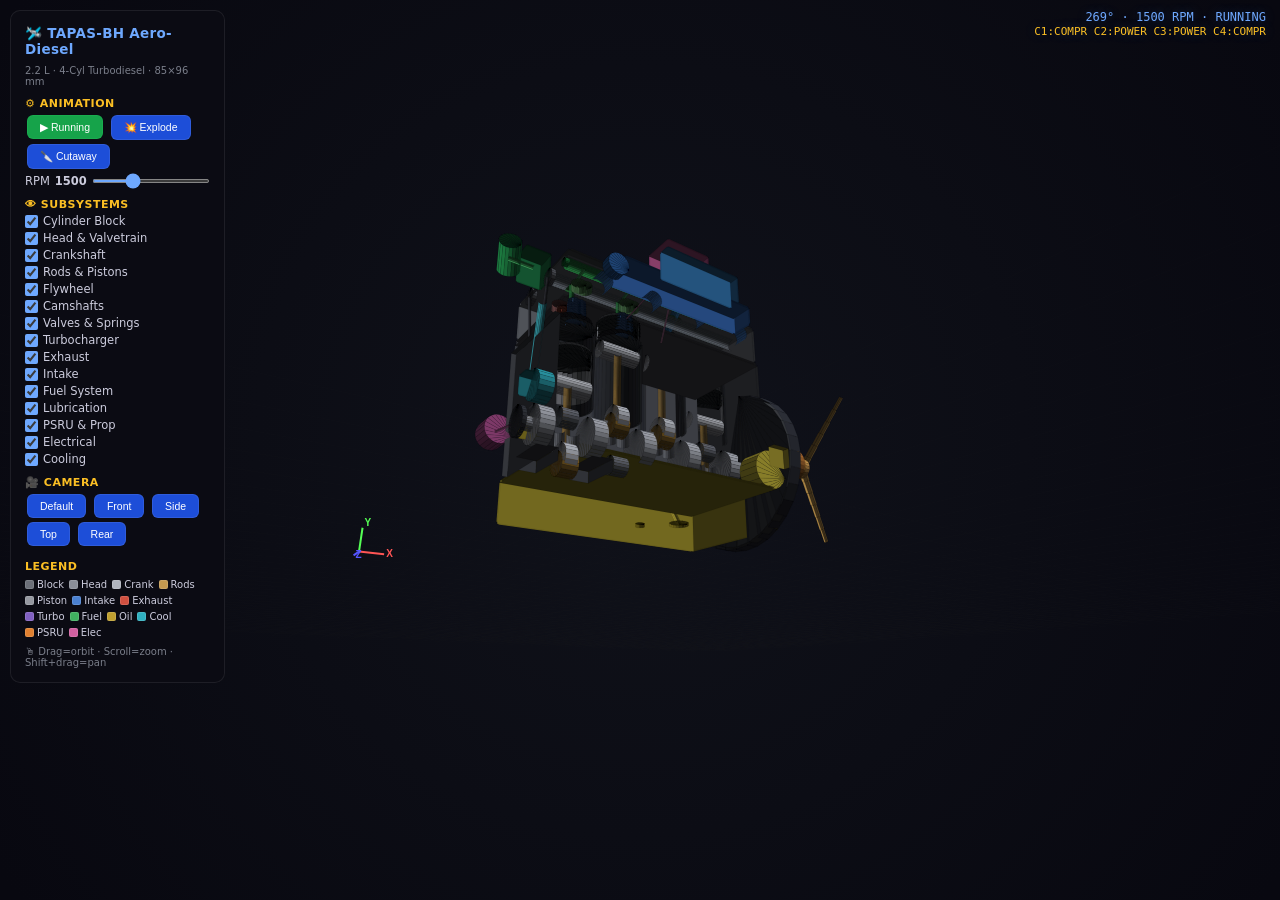
<file: engine_3d_model.html>
<!DOCTYPE html>
<html>
<head>
<meta charset="utf-8">
<style>
  *{margin:0;padding:0;box-sizing:border-box}
  body{background:#080810;overflow:hidden;font-family:'Segoe UI',system-ui,sans-serif}
  canvas{display:block;cursor:grab}
  canvas:active{cursor:grabbing}
  .panel{position:absolute;background:rgba(12,12,20,0.92);border-radius:10px;padding:14px;color:#ccd;font-size:11.5px;z-index:10;border:1px solid rgba(255,255,255,0.08);backdrop-filter:blur(8px)}
  .panel h3{color:#6ea8fe;margin-bottom:8px;font-size:13.5px;letter-spacing:.3px}
  .st{color:#fbbf24;font-weight:600;margin-top:10px;margin-bottom:3px;font-size:11px;text-transform:uppercase;letter-spacing:.5px}
  .dim{color:#7a7e8a;font-size:10px}
  label{display:flex;align-items:center;gap:5px;margin:3px 0;cursor:pointer;transition:color .15s}
  label:hover{color:#fff}
  input[type=range]{width:100%;margin:4px 0;accent-color:#6ea8fe;height:4px}
  input[type=checkbox]{accent-color:#6ea8fe;width:13px;height:13px;border-radius:3px}
  .btn{background:#1d4ed8;color:#fff;border:none;padding:5px 12px;border-radius:6px;cursor:pointer;margin:2px;font-size:10.5px;transition:all .15s;border:1px solid rgba(255,255,255,0.08)}
  .btn:hover{background:#2563eb;transform:translateY(-1px)}
  .btn.on{background:#16a34a;border-color:#22c55e44}
  .legend{display:flex;flex-wrap:wrap;gap:5px;margin-top:6px}
  .leg{display:flex;align-items:center;gap:3px;font-size:10px}
  .lc{width:9px;height:9px;border-radius:2px;border:1px solid rgba(255,255,255,0.12)}
  #hud{position:absolute;top:10px;right:14px;color:#6ea8fe;font:12px 'Cascadia Code',monospace;z-index:10;text-align:right;text-shadow:0 0 12px rgba(96,165,250,.3)}
  #hover{position:absolute;bottom:14px;right:14px;color:#fbbf24;font:11.5px 'Segoe UI',system-ui,sans-serif;z-index:10;max-width:420px;text-align:right;text-shadow:0 0 8px rgba(251,191,36,.2)}
</style>
</head>
<body>
<canvas id="c"></canvas>
<div id="hud"></div>
<div id="hover"></div>

<div class="panel" style="top:10px;left:10px;width:215px;max-height:96vh;overflow-y:auto">
  <h3>🛩️ TAPAS-BH Aero-Diesel</h3>
  <div class="dim">2.2 L · 4-Cyl Turbodiesel · 85×96 mm</div>

  <div class="st">⚙️ Animation</div>
  <button class="btn on" id="bPlay" onclick="togglePlay()">▶ Running</button>
  <button class="btn" id="bExp" onclick="toggleExplode()">💥 Explode</button>
  <button class="btn" id="bCut" onclick="toggleCutaway()">🔪 Cutaway</button>
  <label>RPM <b id="rV">1500</b>
    <input type="range" id="rS" min="300" max="4000" value="1500" step="50" oninput="rpm=+this.value;rV.textContent=this.value">
  </label>

  <div class="st">👁 Subsystems</div>
  <label><input type="checkbox" checked onchange="V.block=this.checked"> Cylinder Block</label>
  <label><input type="checkbox" checked onchange="V.head=this.checked"> Head & Valvetrain</label>
  <label><input type="checkbox" checked onchange="V.crank=this.checked"> Crankshaft</label>
  <label><input type="checkbox" checked onchange="V.rods=this.checked"> Rods & Pistons</label>
  <label><input type="checkbox" checked onchange="V.fly=this.checked"> Flywheel</label>
  <label><input type="checkbox" checked onchange="V.cam=this.checked"> Camshafts</label>
  <label><input type="checkbox" checked onchange="V.vlv=this.checked"> Valves & Springs</label>
  <label><input type="checkbox" checked onchange="V.turbo=this.checked"> Turbocharger</label>
  <label><input type="checkbox" checked onchange="V.exh=this.checked"> Exhaust</label>
  <label><input type="checkbox" checked onchange="V.intk=this.checked"> Intake</label>
  <label><input type="checkbox" checked onchange="V.fuel=this.checked"> Fuel System</label>
  <label><input type="checkbox" checked onchange="V.oil=this.checked"> Lubrication</label>
  <label><input type="checkbox" checked onchange="V.psru=this.checked"> PSRU & Prop</label>
  <label><input type="checkbox" checked onchange="V.elec=this.checked"> Electrical</label>
  <label><input type="checkbox" checked onchange="V.cool=this.checked"> Cooling</label>

  <div class="st">🎥 Camera</div>
  <button class="btn" onclick="camTo(.6,-.35,5.5)">Default</button>
  <button class="btn" onclick="camTo(0,-.2,5)">Front</button>
  <button class="btn" onclick="camTo(Math.PI/2,-.2,5)">Side</button>
  <button class="btn" onclick="camTo(0,-1.3,5)">Top</button>
  <button class="btn" onclick="camTo(Math.PI,-.2,5)">Rear</button>

  <div class="st" style="margin-top:12px">Legend</div>
  <div class="legend">
    <span class="leg"><span class="lc" style="background:#6b6f78"></span>Block</span>
    <span class="leg"><span class="lc" style="background:#8a8e98"></span>Head</span>
    <span class="leg"><span class="lc" style="background:#b0b4be"></span>Crank</span>
    <span class="leg"><span class="lc" style="background:#c49a50"></span>Rods</span>
    <span class="leg"><span class="lc" style="background:#9598a0"></span>Piston</span>
    <span class="leg"><span class="lc" style="background:#4a80d0"></span>Intake</span>
    <span class="leg"><span class="lc" style="background:#d05040"></span>Exhaust</span>
    <span class="leg"><span class="lc" style="background:#8060c0"></span>Turbo</span>
    <span class="leg"><span class="lc" style="background:#40b060"></span>Fuel</span>
    <span class="leg"><span class="lc" style="background:#c0a030"></span>Oil</span>
    <span class="leg"><span class="lc" style="background:#30b0c0"></span>Cool</span>
    <span class="leg"><span class="lc" style="background:#e08030"></span>PSRU</span>
    <span class="leg"><span class="lc" style="background:#d060a0"></span>Elec</span>
  </div>
  <div class="dim" style="margin-top:8px">🖱 Drag=orbit · Scroll=zoom · Shift+drag=pan</div>
</div>

<script>
// ═══════════════════════════════════════════
//  MINI 3-D RENDERING ENGINE (Canvas 2-D)
//  — backface culling, Phong shading, depth sort
// ═══════════════════════════════════════════
const C=document.getElementById('c'), X=C.getContext('2d');
let W,H; function resize(){W=C.width=innerWidth;H=C.height=innerHeight} resize(); addEventListener('resize',resize);

// camera state
let cYaw=.6, cPit=-.35, cDist=5.5, panX=0, panY=0;
let playing=true, exploded=false, cutaway=false, rpm=1500, cAngle=0;
const V={block:1,head:1,crank:1,rods:1,fly:1,cam:1,vlv:1,turbo:1,exh:1,intk:1,fuel:1,oil:1,psru:1,elec:1,cool:1};

function togglePlay(){playing=!playing;const b=bPlay;b.textContent=playing?'▶ Running':'⏸ Paused';b.className=playing?'btn on':'btn'}
function toggleExplode(){exploded=!exploded;bExp.className=exploded?'btn on':'btn'}
function toggleCutaway(){cutaway=!cutaway;bCut.className=cutaway?'btn on':'btn'}
function camTo(y,p,d){cYaw=y;cPit=p;cDist=d}

// mouse
let drag=0,mx0,my0,sh=0;
C.onmousedown=e=>{drag=1;mx0=e.clientX;my0=e.clientY;sh=e.shiftKey};
C.onmousemove=e=>{if(drag){const dx=e.clientX-mx0,dy=e.clientY-my0;if(e.shiftKey||sh){panX+=dx*.004;panY-=dy*.004}else{cYaw+=dx*.004;cPit=Math.max(-1.5,Math.min(1.5,cPit+dy*.004))}mx0=e.clientX;my0=e.clientY}};
C.onmouseup=C.onmouseleave=()=>drag=0;
C.onwheel=e=>{cDist=Math.max(1.5,Math.min(14,cDist+e.deltaY*.002));e.preventDefault()};

// ─── vector math ───
const v3=(x,y,z)=>[x,y,z];
const vAdd=(a,b)=>[a[0]+b[0],a[1]+b[1],a[2]+b[2]];
const vSub=(a,b)=>[a[0]-b[0],a[1]-b[1],a[2]-b[2]];
const vMul=(v,s)=>[v[0]*s,v[1]*s,v[2]*s];
const vDot=(a,b)=>a[0]*b[0]+a[1]*b[1]+a[2]*b[2];
const vCross=(a,b)=>[a[1]*b[2]-a[2]*b[1],a[2]*b[0]-a[0]*b[2],a[0]*b[1]-a[1]*b[0]];
const vLen=v=>Math.sqrt(vDot(v,v));
const vNorm=v=>{const l=vLen(v);return l>1e-8?vMul(v,1/l):v};
const rY=(v,a)=>{const c=Math.cos(a),s=Math.sin(a);return[v[0]*c+v[2]*s,v[1],-v[0]*s+v[2]*c]};
const rX=(v,a)=>{const c=Math.cos(a),s=Math.sin(a);return[v[0],v[1]*c-v[2]*s,v[1]*s+v[2]*c]};

// project world → screen
function proj(p){
  let v=v3(p[0]-panX,p[1]-panY,p[2]);
  v=rY(v,-cYaw); v=rX(v,-cPit); v[2]+=cDist;
  if(v[2]<.05)return null;
  const f=650; return{x:W/2+v[0]*f/v[2], y:H/2-v[1]*f/v[2], z:v[2]};
}

// light direction
const lightDir=vNorm([.35,.7,-.55]);
const lightDir2=vNorm([-.4,.2,.6]); // fill

// color helpers
function parseCol(hex){return[parseInt(hex.slice(1,3),16),parseInt(hex.slice(3,5),16),parseInt(hex.slice(5,7),16)]}
function phong(baseHex, normal, spec){
  const [br,bg,bb]=parseCol(baseHex);
  const n=vNorm(normal);
  // ambient
  const amb=.22;
  // diffuse (key + fill)
  const dKey=Math.max(0,vDot(n,lightDir));
  const dFill=Math.max(0,vDot(n,lightDir2))*.25;
  const diff=dKey+dFill;
  // specular (Blinn-Phong)
  const viewDir=vNorm([0,0,-1]);
  const halfV=vNorm(vAdd(lightDir,vMul(viewDir,-1)));
  const sp=Math.pow(Math.max(0,vDot(n,halfV)),spec||30)*.45;
  const r=Math.min(255,Math.floor(br*(amb+diff*.75)+sp*200));
  const g=Math.min(255,Math.floor(bg*(amb+diff*.75)+sp*200));
  const b=Math.min(255,Math.floor(bb*(amb+diff*.75)+sp*190));
  return`rgb(${r},${g},${b})`;
}

// ─── face buffer ───
let faces=[];
function addFace(verts, baseColor, label, specular, noBackCull){
  const pts=verts.map(proj);
  if(pts.some(p=>!p))return;
  // face normal for backface culling
  const e1=vSub(verts[1],verts[0]), e2=vSub(verts[2],verts[0]);
  const wn=vCross(e1,e2);
  // view-space normal for culling
  let vsn=rY(wn,-cYaw); vsn=rX(vsn,-cPit);
  if(!noBackCull && vsn[2]>0) return; // backface
  // cutaway
  if(cutaway){const cx=(verts[0][2]+verts[1][2]+verts[2][2])/(verts.length>3?verts.length:3);if(cx>0.08)return}
  const color=phong(baseColor,wn,specular||30);
  const depth=pts.reduce((s,p)=>s+p.z,0)/pts.length;
  faces.push({pts,color,depth,label});
}

// ─── primitive builders ───
const S=1/220; // mm → world units
const SEG_HI=28, SEG_MED=20, SEG_LO=14;

function cylinder(cx,cy,cz, r, h, seg, col, label, axis, spec){
  // axis: 'y'(default),'x','z'
  const segs=seg||SEG_HI;
  const sp=spec||35;
  for(let i=0;i<segs;i++){
    const a0=i/segs*Math.PI*2, a1=(i+1)/segs*Math.PI*2;
    let p=[]; // 4 corners of side quad
    if(!axis||axis==='y'){
      p=[[cx+Math.cos(a0)*r,cy,cz+Math.sin(a0)*r],
         [cx+Math.cos(a1)*r,cy,cz+Math.sin(a1)*r],
         [cx+Math.cos(a1)*r,cy+h,cz+Math.sin(a1)*r],
         [cx+Math.cos(a0)*r,cy+h,cz+Math.sin(a0)*r]];
    }else if(axis==='x'){
      p=[[cx,cy+Math.cos(a0)*r,cz+Math.sin(a0)*r],
         [cx,cy+Math.cos(a1)*r,cz+Math.sin(a1)*r],
         [cx+h,cy+Math.cos(a1)*r,cz+Math.sin(a1)*r],
         [cx+h,cy+Math.cos(a0)*r,cz+Math.sin(a0)*r]];
    }else{
      p=[[cx+Math.cos(a0)*r,cy+Math.sin(a0)*r,cz],
         [cx+Math.cos(a1)*r,cy+Math.sin(a1)*r,cz],
         [cx+Math.cos(a1)*r,cy+Math.sin(a1)*r,cz+h],
         [cx+Math.cos(a0)*r,cy+Math.sin(a0)*r,cz+h]];
    }
    addFace(p,col,label,sp);
  }
  // caps
  const topV=[],botV=[];
  for(let i=0;i<segs;i++){
    const a=i/segs*Math.PI*2;
    if(!axis||axis==='y'){
      topV.push([cx+Math.cos(a)*r,cy+h,cz+Math.sin(a)*r]);
      botV.unshift([cx+Math.cos(a)*r,cy,cz+Math.sin(a)*r]);
    }else if(axis==='x'){
      topV.push([cx+h,cy+Math.cos(a)*r,cz+Math.sin(a)*r]);
      botV.unshift([cx,cy+Math.cos(a)*r,cz+Math.sin(a)*r]);
    }else{
      topV.push([cx+Math.cos(a)*r,cy+Math.sin(a)*r,cz+h]);
      botV.unshift([cx+Math.cos(a)*r,cy+Math.sin(a)*r,cz]);
    }
  }
  // split cap into triangles for correct sorting
  const tc=topV[0],bc=botV[0];
  for(let i=1;i<topV.length-1;i++) addFace([tc,topV[i],topV[i+1]],col,label,sp);
  for(let i=1;i<botV.length-1;i++) addFace([bc,botV[i],botV[i+1]],col,label,sp);
}

function tube(p1,p2,radius,seg,col,label,spec){
  const segs=seg||SEG_MED;
  const d=vSub(p2,p1), len=vLen(d);
  if(len<.001)return;
  const dn=vNorm(d);
  let up=[0,1,0]; if(Math.abs(vDot(dn,up))>.99)up=[1,0,0];
  const rt=vNorm(vCross(dn,up)), u2=vNorm(vCross(rt,dn));
  for(let i=0;i<segs;i++){
    const a0=i/segs*Math.PI*2, a1=(i+1)/segs*Math.PI*2;
    const r0=vAdd(vMul(rt,Math.cos(a0)*radius),vMul(u2,Math.sin(a0)*radius));
    const r1=vAdd(vMul(rt,Math.cos(a1)*radius),vMul(u2,Math.sin(a1)*radius));
    addFace([vAdd(p1,r0),vAdd(p1,r1),vAdd(p2,r1),vAdd(p2,r0)],col,label,spec||30);
  }
}

function box(cx,cy,cz,w,h,d,col,label,spec){
  const hw=w/2,hh=h/2,hd=d/2;
  const fs=[
    [[cx-hw,cy+hh,cz-hd],[cx+hw,cy+hh,cz-hd],[cx+hw,cy+hh,cz+hd],[cx-hw,cy+hh,cz+hd]], // top
    [[cx-hw,cy-hh,cz+hd],[cx+hw,cy-hh,cz+hd],[cx+hw,cy-hh,cz-hd],[cx-hw,cy-hh,cz-hd]], // bot
    [[cx-hw,cy-hh,cz+hd],[cx-hw,cy+hh,cz+hd],[cx+hw,cy+hh,cz+hd],[cx+hw,cy-hh,cz+hd]], // front
    [[cx+hw,cy-hh,cz-hd],[cx+hw,cy+hh,cz-hd],[cx-hw,cy+hh,cz-hd],[cx-hw,cy-hh,cz-hd]], // back
    [[cx-hw,cy-hh,cz-hd],[cx-hw,cy+hh,cz-hd],[cx-hw,cy+hh,cz+hd],[cx-hw,cy-hh,cz+hd]], // left
    [[cx+hw,cy-hh,cz+hd],[cx+hw,cy+hh,cz+hd],[cx+hw,cy+hh,cz-hd],[cx+hw,cy-hh,cz-hd]], // right
  ];
  fs.forEach(f=>addFace(f,col,label,spec||20));
}

// rounded box (box with cylindrical edges on the long axis)
function roundBox(cx,cy,cz,w,h,d,rr,col,label,spec){
  // simplified: just a box + edge cylinders for visual rounding
  box(cx,cy,cz,w-rr*2,h,d,col,label,spec);
  box(cx,cy,cz,w,h-rr*2,d,col,label,spec);
  box(cx,cy,cz,w,h,d-rr*2,col,label,spec);
}

// ═══════════════════════════════════════════
//  ENGINE CONSTANTS  (from reference)
// ═══════════════════════════════════════════
const BORE=85*S, STR=96*S, CR=STR/2, RL=160*S;
const BP=104*S, BL=440*S, BW=200*S, DH=247*S;
const LH=155*S, LOD=93*S, PH=85*S;
const MJD=72*S, CPD=54*S, HDW=190*S, HDH=80*S, FWD=310*S;
const cylX=[-1.5,-0.5,0.5,1.5].map(i=>i*BP);
const cOff=[0,Math.PI,Math.PI,0]; // flat-plane inline-4

// ═══════════════════════════════════════════
//  BUILD ENGINE GEOMETRY EACH FRAME
// ═══════════════════════════════════════════
function build(){
  faces.length=0;
  const eF=exploded?1:0;

  // block base-line
  const bBot=-MJD/2-20*S, bTop=DH-CR+3*S;

  // ── CYLINDER BLOCK ──
  if(V.block){
    // main block casting — cast iron grey
    roundBox(0,(bBot+bTop)/2,0, BL,bTop-bBot,BW, 6*S,'#5c5f68','Cylinder Block · 440×200 mm · Deck H ≈ 247 mm',18);
    // liners
    for(let i=0;i<4;i++){
      cylinder(cylX[i],bTop-LH+eF*.12,0, LOD/2,LH, SEG_HI,'#484c55',`Wet Liner #${i+1} · OD 93 mm · ID 85 mm · H 155 mm`,'y',22);
      cylinder(cylX[i],bTop-LH+eF*.12,0, BORE/2,LH, SEG_HI,'#35383f',`Bore #${i+1} · Ø 85 mm`,'y',15);
    }
    // main bearing caps (5)
    for(let i=0;i<5;i++){
      const cx=-2*BP+i*BP;
      box(cx,-MJD/2-22*S-eF*.25,0, 38*S,22*S,MJD*1.15,'#4a4d55',`Main Cap #${i+1} · Ø 72 mm journal`,20);
    }
    // front cover
    box(-BL/2-6*S,(bBot+bTop)/2-.1,0, 10*S,bTop-bBot-.08,BW*.88,'#50535b','Front Cover · crank seal · timing chain',18);
  }

  // ── CRANKSHAFT ──
  if(V.crank){
    const cc='#b0b4be';
    // main journals (cylinders along X)
    for(let i=0;i<5;i++){
      const jx=-2*BP+i*BP;
      cylinder(jx-14*S,0,0, MJD/2,28*S, SEG_HI,cc,`Main Journal #${i+1} · Ø 72 mm`,'x',50);
    }
    for(let i=0;i<4;i++){
      const ph=cOff[i]+cAngle;
      const py=Math.sin(ph)*CR, pz=Math.cos(ph)*CR;
      // crank pin
      cylinder(cylX[i]-12*S,py-CPD/2*.01,pz, CPD/2,24*S, SEG_MED,'#c0c4ce',`Crank Pin #${i+1} · Ø 54 mm`,'x',55);
      // webs
      tube([cylX[i]-14*S,0,0],[cylX[i]-14*S,py,pz], 11*S,SEG_MED,'#8a8e98',`Crank Web #${i+1}`,40);
      tube([cylX[i]+14*S,0,0],[cylX[i]+14*S,py,pz], 11*S,SEG_MED,'#8a8e98',`Crank Web #${i+1}`,40);
      // counterweights
      const cwy=-Math.sin(ph)*CR*.72, cwz=-Math.cos(ph)*CR*.72;
      cylinder(cylX[i]-16*S,cwy-8*S,cwz, 18*S,32*S, SEG_MED,'#70747e','Counterweight','x',30);
    }
    // front nose
    cylinder(-BL/2-18*S-eF*.15,0,0, 13*S,36*S, SEG_MED,'#a0a4ae','Crank Nose · pulley/damper','x',45);
    // pulley
    cylinder(-BL/2-30*S-eF*.18,0,0, 28*S,8*S, SEG_HI,'#3a3d45','Damper Pulley','x',25);
  }

  // ── CON RODS & PISTONS ──
  if(V.rods){
    for(let i=0;i<4;i++){
      const ph=cOff[i]+cAngle;
      const pinY=Math.sin(ph)*CR, pinZ=Math.cos(ph)*CR;
      const pisY=CR*Math.sin(ph)+Math.sqrt(RL*RL-CR*CR*Math.cos(ph)*Math.cos(ph));
      // con rod I-beam
      tube([cylX[i],pinY+eF*(-.08),pinZ],[cylX[i],pisY-PH/2+18*S+eF*.12,0],
        7*S,SEG_MED,'#c49a50',`Con Rod #${i+1} · Big Ø 45 mm · Small Ø 33.8 mm · L ≈ 160 mm`,40);
      // big-end cap
      cylinder(cylX[i]-16*S,pinY-12*S+eF*(-.12),pinZ, 22*S,32*S, SEG_MED,'#a07830',`Rod Cap #${i+1} · 76 mm · 2×M8`,'x',35);
      // piston
      cylinder(cylX[i],pisY-PH/2+eF*.16,0, BORE/2-1.5*S,PH, SEG_HI,'#9598a0',`Piston #${i+1} · Ø 85 mm · H 85 mm`,'y',45);
      // piston crown (slightly darker top)
      cylinder(cylX[i],pisY+PH/2-3*S+eF*.16,0, BORE/2-2*S,3*S, SEG_HI,'#85888f','Piston Crown','y',40);
      // piston pin
      cylinder(cylX[i]-41*S,pisY-PH/2+18*S+eF*.18,0, 33.8*S/2,82*S, SEG_MED,'#c0c3cb',`Gudgeon Pin #${i+1} · Ø 33.8 mm × 82 mm`,'x',55);
      // rings (3 per piston)
      for(let r=0;r<3;r++){
        const ry=pisY+PH/2-(r+1)*9*S+eF*.18;
        cylinder(cylX[i],ry,0, BORE/2+.5*S,3.8*S, SEG_HI,'#303338',`Ring ${r+1}/3 · OD 85 · t 4.3 mm`,'y',60);
      }
    }
  }

  // ── FLYWHEEL ──
  if(V.fly){
    const fx=BL/2+12*S+eF*.35;
    cylinder(fx,0,0, FWD/2,22*S, SEG_HI,'#404348','Flywheel · OD ≈ 310 mm','x',25);
    cylinder(fx-2*S,0,0, FWD/2+5*S,26*S, 32,'#333640','Ring Gear · starter mesh','x',30);
    // hub
    cylinder(fx+1*S,0,0, 30*S,18*S, SEG_MED,'#50535b','Flywheel Hub · 6×M10 bolts','x',35);
  }

  // ── CYLINDER HEAD ──
  if(V.head){
    const hb=bTop+eF*.3;
    // head gasket
    box(0,hb+1*S,0, BL,2.5*S,HDW,'#70737b','Head Gasket · MLS',15);
    // head casting
    roundBox(0,hb+HDH/2+3*S,0, BL,HDH,HDW, 5*S,'#7a7e88','Cylinder Head · 440×190 mm · DOHC',22);
    // combustion chambers (dark recesses)
    for(let i=0;i<4;i++){
      cylinder(cylX[i],hb+2*S,0, BORE/2-2*S,12*S, SEG_HI,'#2a2d34','Combustion Chamber','y',10);
    }
    // rocker cover
    roundBox(0,hb+HDH+18*S+eF*.12,0, BL*.93,30*S,HDW*.82, 4*S,'#55585f','Rocker Cover',18);
    // oil filler cap
    cylinder(BL*.25,hb+HDH+34*S+eF*.13,0, 12*S,10*S, SEG_MED,'#444750','Oil Filler Cap','y',20);
  }

  // ── CAMSHAFTS ──
  if(V.cam){
    const hb=bTop+eF*.3;
    const camY=hb+HDH-12*S+eF*.08;
    const camA=cAngle/2; // half crank speed
    // intake cam (front/near side)
    tube([-BL/2+8*S,camY,-38*S],[BL/2-8*S,camY,-38*S], 12*S,SEG_MED,'#78808a','Intake Camshaft · Ø 25 mm · ½ crank speed',40);
    // exhaust cam
    tube([-BL/2+8*S,camY,38*S],[BL/2-8*S,camY,38*S], 12*S,SEG_MED,'#78808a','Exhaust Camshaft · Ø 25 mm · ½ crank speed',40);
    // cam lobes
    for(let i=0;i<4;i++){
      const lp=cOff[i]/2+camA;
      const intLift=Math.max(0,Math.sin(lp))*5*S;
      const exhLift=Math.max(0,Math.sin(lp+Math.PI*.4))*5*S;
      // intake lobes (2 per cyl)
      for(let v=-1;v<=1;v+=2){
        cylinder(cylX[i]+v*6*S,camY-7*S+intLift,-38*S, 14*S,14*S, SEG_MED,'#5a8a5a',`Intake Lobe · Cyl ${i+1} · base Ø 30 mm`,'y',25);
      }
      for(let v=-1;v<=1;v+=2){
        cylinder(cylX[i]+v*6*S,camY-7*S+exhLift,38*S, 14*S,14*S, SEG_MED,'#8a5a5a',`Exhaust Lobe · Cyl ${i+1}`,'y',25);
      }
    }
    // timing chain + sprockets
    const chX=-BL/2-4*S-eF*.1;
    tube([chX,0,0],[chX,camY,-38*S], 2.5*S,8,'#4a4d55','Timing Chain · crank → intake',20);
    tube([chX,0,0],[chX,camY,38*S], 2.5*S,8,'#4a4d55','Timing Chain · crank → exhaust',20);
    tube([chX,camY,-38*S],[chX,camY,38*S], 2.5*S,8,'#4a4d55','Timing Chain · cam-to-cam',20);
    cylinder(chX,camY,-38*S, 16*S,8*S, SEG_MED,'#60636b','Intake Cam Sprocket','x',30);
    cylinder(chX,camY,38*S, 16*S,8*S, SEG_MED,'#60636b','Exhaust Cam Sprocket','x',30);
    cylinder(chX,0,0, 10*S,8*S, SEG_MED,'#60636b','Crank Sprocket','x',30);
  }

  // ── VALVES & SPRINGS ──
  if(V.vlv){
    const hb=bTop+eF*.3;
    const vBase=hb+8*S;
    for(let i=0;i<4;i++){
      const lp=cOff[i]/2+cAngle/2;
      // 2 intake valves
      for(let v=0;v<2;v++){
        const lift=Math.max(0,Math.sin(lp))*8*S;
        const vx=cylX[i]+(v-0.5)*12*S, vz=-22*S;
        // stem
        tube([vx,vBase-lift,vz],[vx,vBase+48*S,vz], 3*S,10,'#5580b8',`Intake Valve ${i*2+v+1} · Ø 29 mm · stem 6 mm`,50);
        // head disc
        cylinder(vx,vBase-lift-2*S,vz, 14.5*S,2.5*S, SEG_MED,'#4a70a8','Intake Valve Head','y',45);
        // spring
        for(let s=0;s<6;s++){
          const sy=vBase+12*S+s*(36*S-lift)/6;
          const sa=s*Math.PI*.7;
          cylinder(vx,sy,vz, 13*S-s*.3*S,5*S, 8,'#4068a0','Valve Spring · OD 28 mm','y',20);
        }
      }
      // 2 exhaust valves
      for(let v=0;v<2;v++){
        const lift=Math.max(0,Math.sin(lp+Math.PI*.4))*8*S;
        const vx=cylX[i]+(v-0.5)*12*S, vz=22*S;
        tube([vx,vBase-lift,vz],[vx,vBase+48*S,vz], 3*S,10,'#b05848',`Exhaust Valve ${i*2+v+1} · Ø 25 mm · stem 6 mm`,50);
        cylinder(vx,vBase-lift-2*S,vz, 12.5*S,2.5*S, SEG_MED,'#a04838','Exhaust Valve Head','y',45);
        for(let s=0;s<6;s++){
          const sy=vBase+12*S+s*(36*S-lift)/6;
          cylinder(vx,sy,vz, 13*S-s*.3*S,5*S, 8,'#a05040','Valve Spring','y',20);
        }
      }
    }
  }

  // ── INTAKE MANIFOLD ──
  if(V.intk){
    const hb=bTop+eF*.3;
    const iY=hb+HDH/2, iZ=-HDW/2-28*S-eF*.45;
    // plenum
    roundBox(0,iY+12*S,iZ-18*S, BL*.65,38*S,45*S,3*S,'#3a70c0','Intake Plenum',25);
    // runners
    for(let i=0;i<4;i++){
      tube([cylX[i],iY,iZ],[cylX[i],iY,-HDW/2], 16*S,SEG_MED,'#4580d0',`Intake Runner #${i+1} · Ø 35–40 mm`,30);
    }
    // throttle body
    cylinder(-BL*.35,iY+10*S,iZ-40*S, 20*S,20*S, SEG_MED,'#3068b0','Throttle Body','z',30);
  }

  // ── EXHAUST MANIFOLD ──
  if(V.exh){
    const hb=bTop+eF*.3;
    const eY=hb+HDH/2, eZ=HDW/2+18*S+eF*.45;
    for(let i=0;i<4;i++){
      tube([cylX[i],eY,HDW/2],[cylX[i],eY,eZ+12*S], 16*S,SEG_MED,'#c04538',`Exhaust Runner #${i+1} · Ø 35–38 mm`,30);
    }
    // collector merges into a single pipe toward turbo
    tube([cylX[0],eY,eZ+12*S],[0,eY+8*S,eZ+35*S], 14*S,SEG_MED,'#b03a30','Exhaust Collector 1-2',28);
    tube([cylX[3],eY,eZ+12*S],[0,eY+8*S,eZ+35*S], 14*S,SEG_MED,'#b03a30','Exhaust Collector 3-4',28);
    // pipe to turbo
    tube([0,eY+8*S,eZ+35*S],[BL*.2,eY,eZ+55*S+eF*.2], 18*S,SEG_MED,'#a03328','Exhaust → Turbine',28);
  }

  // ── TURBOCHARGER ──
  if(V.turbo){
    const hb=bTop+eF*.3;
    const tY=hb+HDH/2, tZ=HDW/2+75*S+eF*.7, tX=BL*.2;
    // turbine scroll
    cylinder(tX,tY,tZ, 28*S,45*S, SEG_HI,'#6a50a8','Turbine Housing · Wheel Ø 40–45 mm','x',30);
    // center housing
    roundBox(tX,tY,tZ-35*S, 36*S,32*S,30*S,2*S,'#5a4890','Center Housing · bearings + VGT',28);
    // compressor scroll
    cylinder(tX,tY,tZ-65*S, 30*S,50*S, SEG_HI,'#5060b0','Compressor Housing · Wheel Ø 45–50 mm','x',32);
    // shaft (spinning indicator line)
    tube([tX,tY,tZ+22*S],[tX,tY,tZ-65*S], 3.5*S,10,'#9080c0','Turbo Shaft · Ø 8–10 mm',50);
    // VGT actuator
    box(tX+28*S,tY+18*S,tZ, 22*S,16*S,16*S,'#7050a0','VGT Actuator · 60×40×40 mm',22);
    // actuator linkage
    tube([tX+28*S,tY+10*S,tZ],[tX+5*S,tY+5*S,tZ], 2*S,6,'#8070b0','VGT Linkage',20);
    // charge-air pipe → intercooler
    if(V.intk){
      tube([tX,tY,tZ-90*S],[0,tY+25*S,-HDW/2-55*S-eF*.45], 8*S,SEG_LO,'#4090d0','Charge-Air Pipe',25);
      // intercooler
      roundBox(0,tY+25*S,-HDW/2-95*S-eF*.6, 160*S,55*S,22*S,2*S,'#3880c0','Intercooler · 400×150×60 mm',25);
    }
  }

  // ── FUEL SYSTEM ──
  if(V.fuel){
    const hb=bTop+eF*.3;
    const fY=hb+HDH+8*S+eF*.15;
    // common rail
    tube([-BL/2+28*S,fY+18*S,-45*S],[BL/2-28*S,fY+18*S,-45*S], 11*S,SEG_MED,'#30a050','Common Rail · OD 22 mm · L ≈ 375 mm',35);
    // rail end fittings
    cylinder(-BL/2+22*S,fY+18*S,-45*S, 8*S,8*S, SEG_MED,'#28904a','Pressure Sensor','x',30);
    // injectors
    for(let i=0;i<4;i++){
      tube([cylX[i],hb+5*S,0],[cylX[i],fY+12*S,0], 9.5*S/2,SEG_MED,'#40b860',`Injector #${i+1} · Ø 19 mm · L ≈ 130 mm`,40);
      // HP lines (curved tubes)
      tube([cylX[i],fY+18*S,-45*S],[cylX[i],fY+8*S,-15*S], 3*S,8,'#60d880',`HP Line #${i+1} · OD 6 mm`,30);
      tube([cylX[i],fY+8*S,-15*S],[cylX[i],fY+8*S,0], 3*S,8,'#60d880','',30);
      // injector clamp
      box(cylX[i],fY+2*S,0, 16*S,4*S,22*S,'#388a48','Injector Clamp',18);
    }
    // HP pump
    roundBox(-BL/2-28*S-eF*.25,fY-5*S,-28*S, 48*S,55*S,38*S,2*S,'#20804a','HP Pump · 120×100×150 mm · cam-driven',22);
    // fuel filter
    cylinder(-BL/2-75*S-eF*.4,fY-28*S,-28*S, 40*S/2,60*S, SEG_MED,'#28a858','Fuel Filter · Ø 80 mm × 130 mm','y',28);
    // LP line from filter to pump
    tube([-BL/2-75*S-eF*.4,fY-5*S,-28*S],[-BL/2-28*S-eF*.25,fY-5*S,-28*S], 4*S,8,'#50c070','LP Fuel Line · ID 8 mm',22);
  }

  // ── OIL PAN & LUBRICATION ──
  if(V.oil){
    const pTop=-MJD/2-28*S;
    // pan
    roundBox(0,pTop-42*S-eF*.35,0, BL,80*S,BW*1.25, 4*S,'#b0a030','Oil Pan · 440×300×120 mm · 5–6 L',18);
    // drain plug
    cylinder(0,pTop-82*S-eF*.35,0, 8*S,6*S, SEG_MED,'#908020','Drain Plug','y',25);
    // oil pickup
    tube([BL*.2,pTop-65*S-eF*.35,0],[BL*.2,pTop-20*S-eF*.35,28*S], 4.5*S,8,'#c8b840','Oil Pickup / Strainer',25);
    // strainer screen
    cylinder(BL*.2,pTop-68*S-eF*.35,0, 18*S,5*S, SEG_MED,'#a09028','Strainer Screen','y',18);
    // oil filter (side-mounted)
    cylinder(BL/2+8*S,-25*S,-BW/2-8*S-eF*.25, 38*S,45*S, SEG_MED,'#d0c040','Oil Filter · Ø 76 mm × 95 mm','z',30);
    // oil pump
    roundBox(-BL/2-3*S,-8*S,0, 28*S,28*S,36*S,2*S,'#a09028','Oil Pump · gerotor · crank-driven',20);
    // oil cooler
    box(BL/2+12*S,-5*S,-BW/2-28*S-eF*.25, 38*S,38*S,14*S,'#b8a838','Oil Cooler · 100×100×40 mm',22);
  }

  // ── PSRU & PROPELLER ──
  if(V.psru){
    const px=BL/2+55*S+eF*.55;
    // housing
    roundBox(px+35*S,18*S,0, 75*S,120*S,120*S,4*S,'#d07828','PSRU Housing · 300×300×200 mm',20);
    // input shaft
    tube([BL/2+18*S+eF*.35,0,0],[px,0,0], 14*S,SEG_MED,'#c06828','Input Shaft · Ø 30–35 mm',40);
    // gears (visible through cutaway suggestion)
    cylinder(px+20*S,0,0, 22*S,15*S, SEG_MED,'#a05820','Input Gear','x',35);
    const outY=45*S;
    cylinder(px+20*S,outY,0, 35*S,15*S, SEG_MED,'#c07030','Output Gear · 0.5:1 ratio','x',35);
    // output shaft
    tube([px+18*S,outY,0],[px+110*S+eF*.25,outY,0], 18*S,SEG_MED,'#e08838','Output Shaft · Ø 40–50 mm',42);
    // torsional damper
    cylinder(px+115*S+eF*.28,outY,0, 75*S/2,18*S, SEG_HI,'#c07838','Torsional Damper · OD ≈ 150 mm','x',25);
    // prop flange
    cylinder(px+135*S+eF*.35,outY,0, 55*S/2,12*S, SEG_HI,'#d89848','Prop Flange · AS127 pattern','x',38);
    // propeller hub
    cylinder(px+150*S+eF*.4,outY,0, 22*S,16*S, SEG_MED,'#e0a858','Propeller Hub','x',35);
    // prop blades (3, animated at 0.5× crank speed)
    const pA=cAngle*.5, pX=px+165*S+eF*.48;
    for(let b=0;b<3;b++){
      const ba=pA+b*Math.PI*2/3;
      // blade (wider at root, tapered)
      const bLen=180*S;
      const steps=6;
      for(let s=0;s<steps;s++){
        const t0=s/steps, t1=(s+1)/steps;
        const r0=bLen*t0, r1=bLen*t1;
        const w0=(1-t0*.6)*8*S, w1=(1-t1*.6)*8*S;
        const p0=[pX,outY+Math.sin(ba)*r0,Math.cos(ba)*r0];
        const p1=[pX,outY+Math.sin(ba)*r1,Math.cos(ba)*r1];
        tube(p0,p1, w0,6,'#d8a858',`Prop Blade ${b+1}`,28);
      }
    }
  }

  // ── ELECTRICAL / FADEC ──
  if(V.elec){
    const hb=bTop+eF*.3;
    // FADEC
    roundBox(0,hb+HDH+55*S+eF*.2,-HDW/2-35*S, 95*S,28*S,60*S,2*S,'#d060a0','FADEC · 220×160×70 mm · dual-lane',22);
    // connector
    box(35*S,hb+HDH+55*S+eF*.2,-HDW/2-35*S, 12*S,10*S,8*S,'#e080b8','FADEC Connector',18);
    // alternator
    cylinder(-BL/2-16*S-eF*.15,25*S,BW/2+8*S+eF*.25, 55*S/2,45*S, SEG_MED,'#c058a0','Alternator · Ø 110 mm · belt-driven','z',30);
    // starter motor
    cylinder(BL/2+3*S,-MJD/2-15*S,BW/2+6*S+eF*.25, 40*S/2,105*S, SEG_MED,'#b048a0','Starter Motor · Ø 80 × 250 mm','x',28);
    // belt
    tube([-BL/2-28*S,0,18*S],[-BL/2-16*S,25*S,BW/2+28*S+eF*.25], 2*S,6,'#d878b8','Drive Belt',20);
    // wiring harness traces
    tube([0,hb+HDH+55*S+eF*.2,-HDW/2-35*S],[cylX[1],hb+HDH/2+eF*.3,0], 1.5*S,4,'#e898c8','Wiring Harness',15);
    tube([0,hb+HDH+55*S+eF*.2,-HDW/2-35*S],[cylX[2],hb+HDH/2+eF*.3,0], 1.5*S,4,'#e898c8','Wiring Harness',15);
  }

  // ── COOLING ──
  if(V.cool){
    const hb=bTop+eF*.3;
    // water pump
    cylinder(-BL/2-20*S-eF*.15,55*S,-35*S, 28*S,28*S, SEG_MED,'#30a8b8','Water Pump · Impeller Ø 55–60 mm','x',30);
    // pump body
    roundBox(-BL/2-20*S-eF*.15,55*S,-35*S, 36*S,36*S,28*S,2*S,'#28909e','Pump Body · 90×90×70 mm',22);
    // thermostat housing
    roundBox(BL*.2,hb+HDH+4*S+eF*.12,-HDW*.3, 28*S,22*S,22*S,2*S,'#38b8c8','Thermostat Housing · Ø 54 mm',25);
    // coolant hoses
    tube([-BL/2-20*S,68*S,-35*S],[-BL/2-10*S,hb+15*S+eF*.3,-35*S], 7*S,SEG_LO,'#48c8d8','Coolant Hose · ID 32 mm',22);
    tube([BL*.2,hb+HDH+4*S+eF*.12,-HDW*.3],[BL*.35,hb+HDH+30*S+eF*.15,-HDW*.4], 6*S,8,'#48c8d8','Upper Hose',22);
  }
}

// ═══════════════════════════════════════════
//  RENDER LOOP
// ═══════════════════════════════════════════
let t0=0;
function frame(t){
  const dt=(t-t0)/1000; t0=t;
  if(playing) cAngle+=(rpm/60)*Math.PI*2*dt;
  X.fillStyle='#080810'; X.fillRect(0,0,W,H);

  // subtle gradient background
  const grd=X.createRadialGradient(W/2,H/2,0,W/2,H/2,W*.6);
  grd.addColorStop(0,'#10121a'); grd.addColorStop(1,'#080810');
  X.fillStyle=grd; X.fillRect(0,0,W,H);

  // ground grid
  X.globalAlpha=.1;
  for(let i=-25;i<=25;i++){
    const s=.18;
    const a=proj([i*s,-1.3,-5]),b=proj([i*s,-1.3,5]);
    const c=proj([-5,-1.3,i*s]),d=proj([5,-1.3,i*s]);
    X.strokeStyle='#334';X.lineWidth=.4;
    if(a&&b){X.beginPath();X.moveTo(a.x,a.y);X.lineTo(b.x,b.y);X.stroke()}
    if(c&&d){X.beginPath();X.moveTo(c.x,c.y);X.lineTo(d.x,d.y);X.stroke()}
  }
  X.globalAlpha=1;

  // build & sort
  build();
  faces.sort((a,b)=>b.depth-a.depth);

  // draw faces
  for(const f of faces){
    X.fillStyle=f.color;
    X.beginPath();
    X.moveTo(f.pts[0].x,f.pts[0].y);
    for(let i=1;i<f.pts.length;i++) X.lineTo(f.pts[i].x,f.pts[i].y);
    X.closePath();
    X.fill();
    // subtle edge
    X.strokeStyle='rgba(0,0,0,.18)';
    X.lineWidth=.4;
    X.stroke();
  }

  // axis gizmo
  const ao=proj([-2.1,-1.1,0]),
        ax=proj([-1.95,-1.1,0]),
        ay=proj([-2.1,-.95,0]),
        az=proj([-2.1,-1.1,.15]);
  X.lineWidth=2;
  if(ao&&ax){X.strokeStyle='#f55';X.beginPath();X.moveTo(ao.x,ao.y);X.lineTo(ax.x,ax.y);X.stroke();X.fillStyle='#f55';X.font='bold 10px sans-serif';X.fillText('X',ax.x+2,ax.y+3)}
  if(ao&&ay){X.strokeStyle='#5f5';X.beginPath();X.moveTo(ao.x,ao.y);X.lineTo(ay.x,ay.y);X.stroke();X.fillStyle='#5f5';X.fillText('Y',ay.x+2,ay.y-2)}
  if(ao&&az){X.strokeStyle='#55f';X.beginPath();X.moveTo(ao.x,ao.y);X.lineTo(az.x,az.y);X.stroke();X.fillStyle='#55f';X.fillText('Z',az.x+2,az.y+3)}

  // HUD
  const deg=((cAngle*180/Math.PI)%360+360)%360;
  let hudStr=`${deg.toFixed(0)}° · ${rpm} RPM · ${playing?'RUNNING':'PAUSED'}`;
  // stroke per cylinder
  const strokes=['INTAKE','COMPR','POWER','EXHAUST'];
  const cylStr=[1,2,3,4].map(c=>{
    const ph=cOff[c-1]+cAngle;
    const d=((ph*180/Math.PI)%720+720)%720;
    return`C${c}:${strokes[Math.floor(d/180)]}`;
  }).join('  ');
  document.getElementById('hud').innerHTML=`${hudStr}<br><span style="color:#fbbf24;font-size:11px">${cylStr}</span>`;

  requestAnimationFrame(frame);
}
requestAnimationFrame(frame);

// hover detection
C.addEventListener('mousemove',e=>{
  if(drag)return;
  const mx=e.clientX,my=e.clientY;
  let found=null;
  for(let i=faces.length-1;i>=0;i--){
    const f=faces[i]; let inside=false;
    for(let j=0,k=f.pts.length-1;j<f.pts.length;k=j++){
      const yi=f.pts[j].y,yk=f.pts[k].y,xi=f.pts[j].x,xk=f.pts[k].x;
      if((yi>my)!==(yk>my)&&mx<(xk-xi)*(my-yi)/(yk-yi)+xi) inside=!inside;
    }
    if(inside&&f.label){found=f.label;break}
  }
  document.getElementById('hover').textContent=found?`🔍 ${found}`:'';
});
</script>
</body>
</html>
</file>
